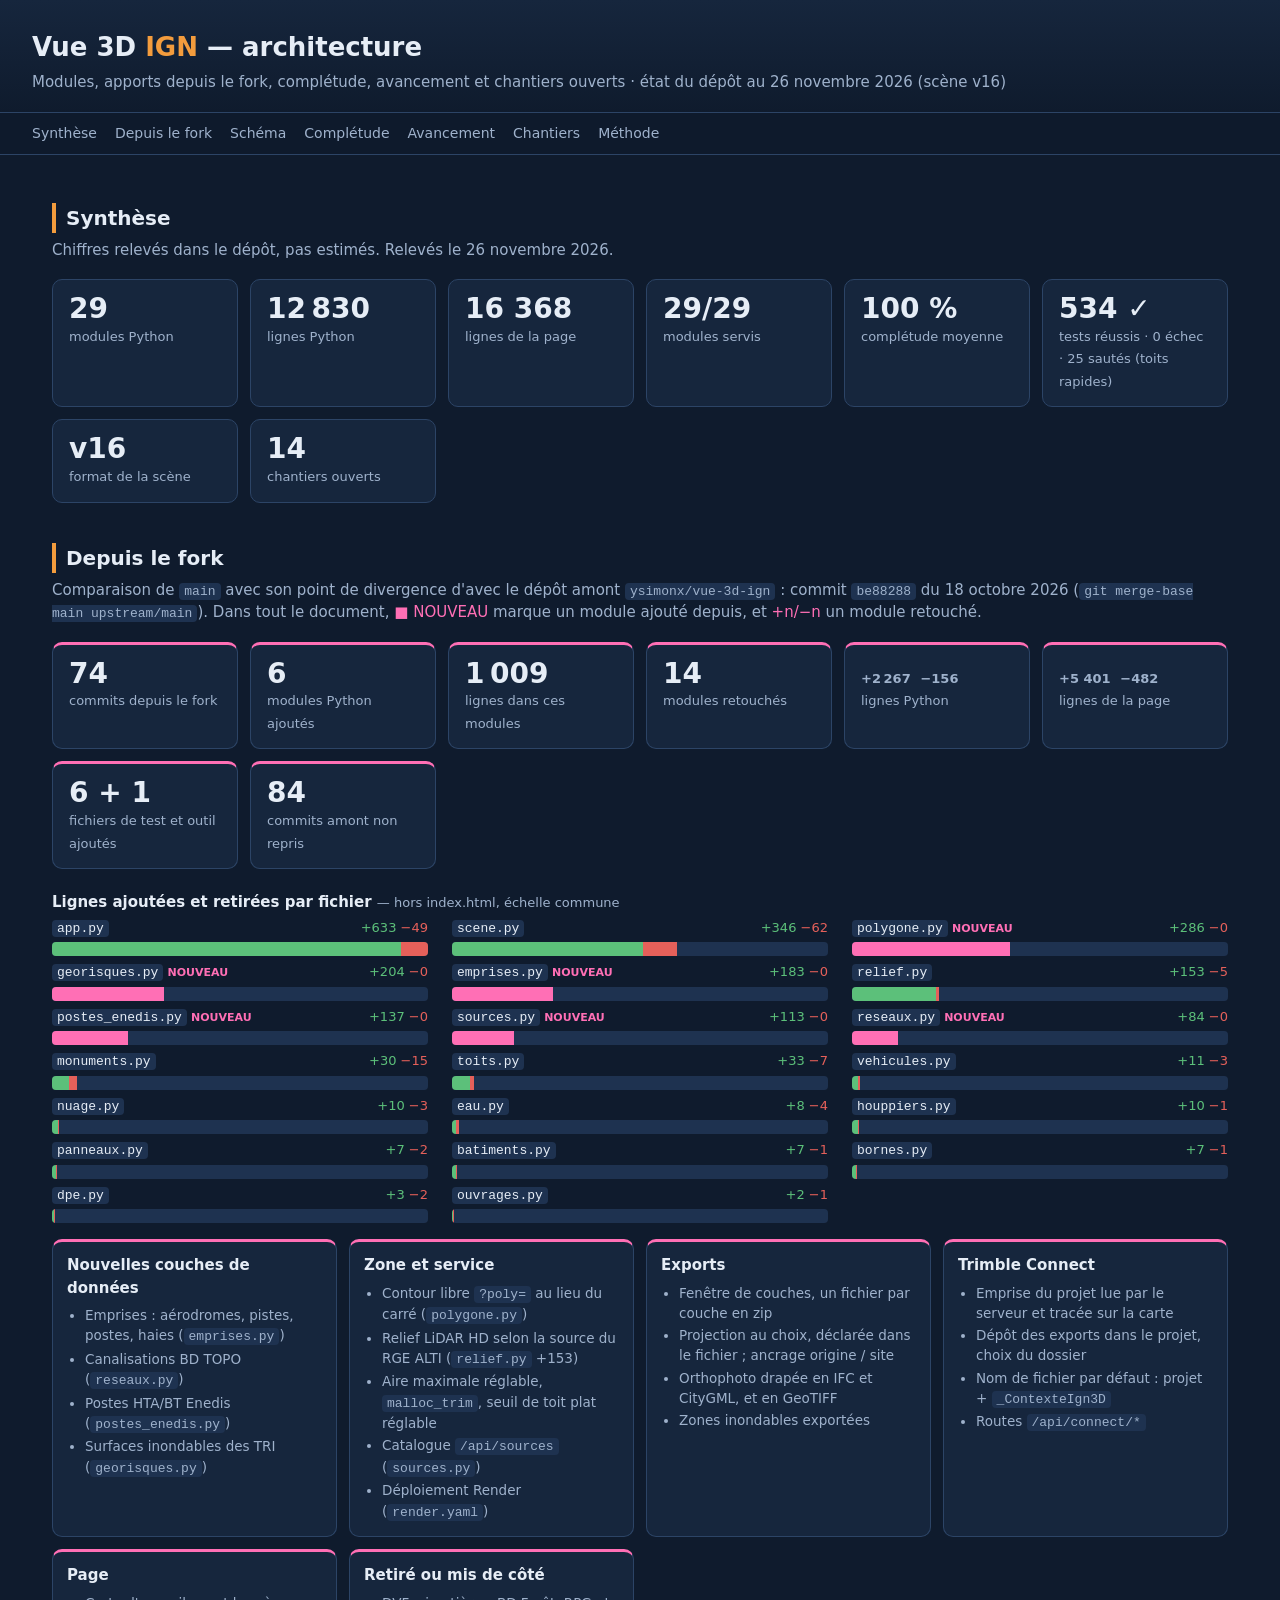
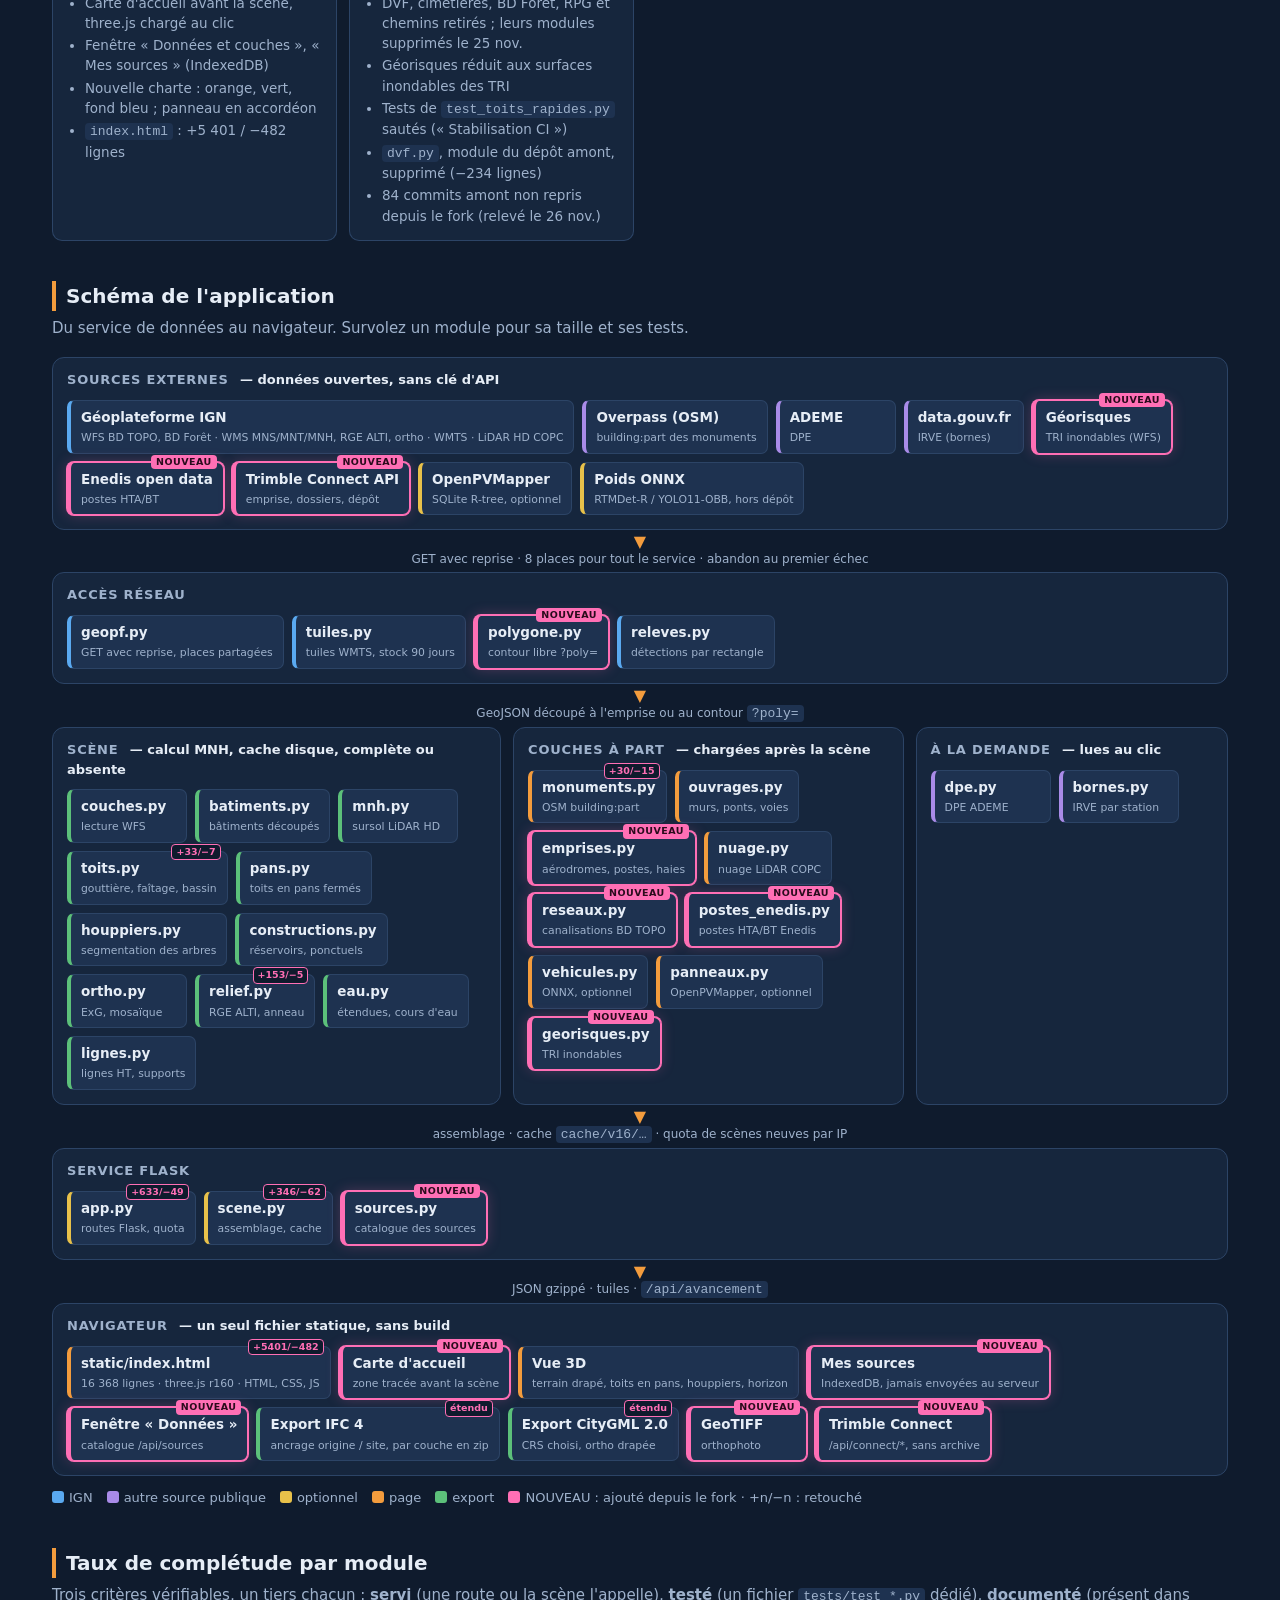
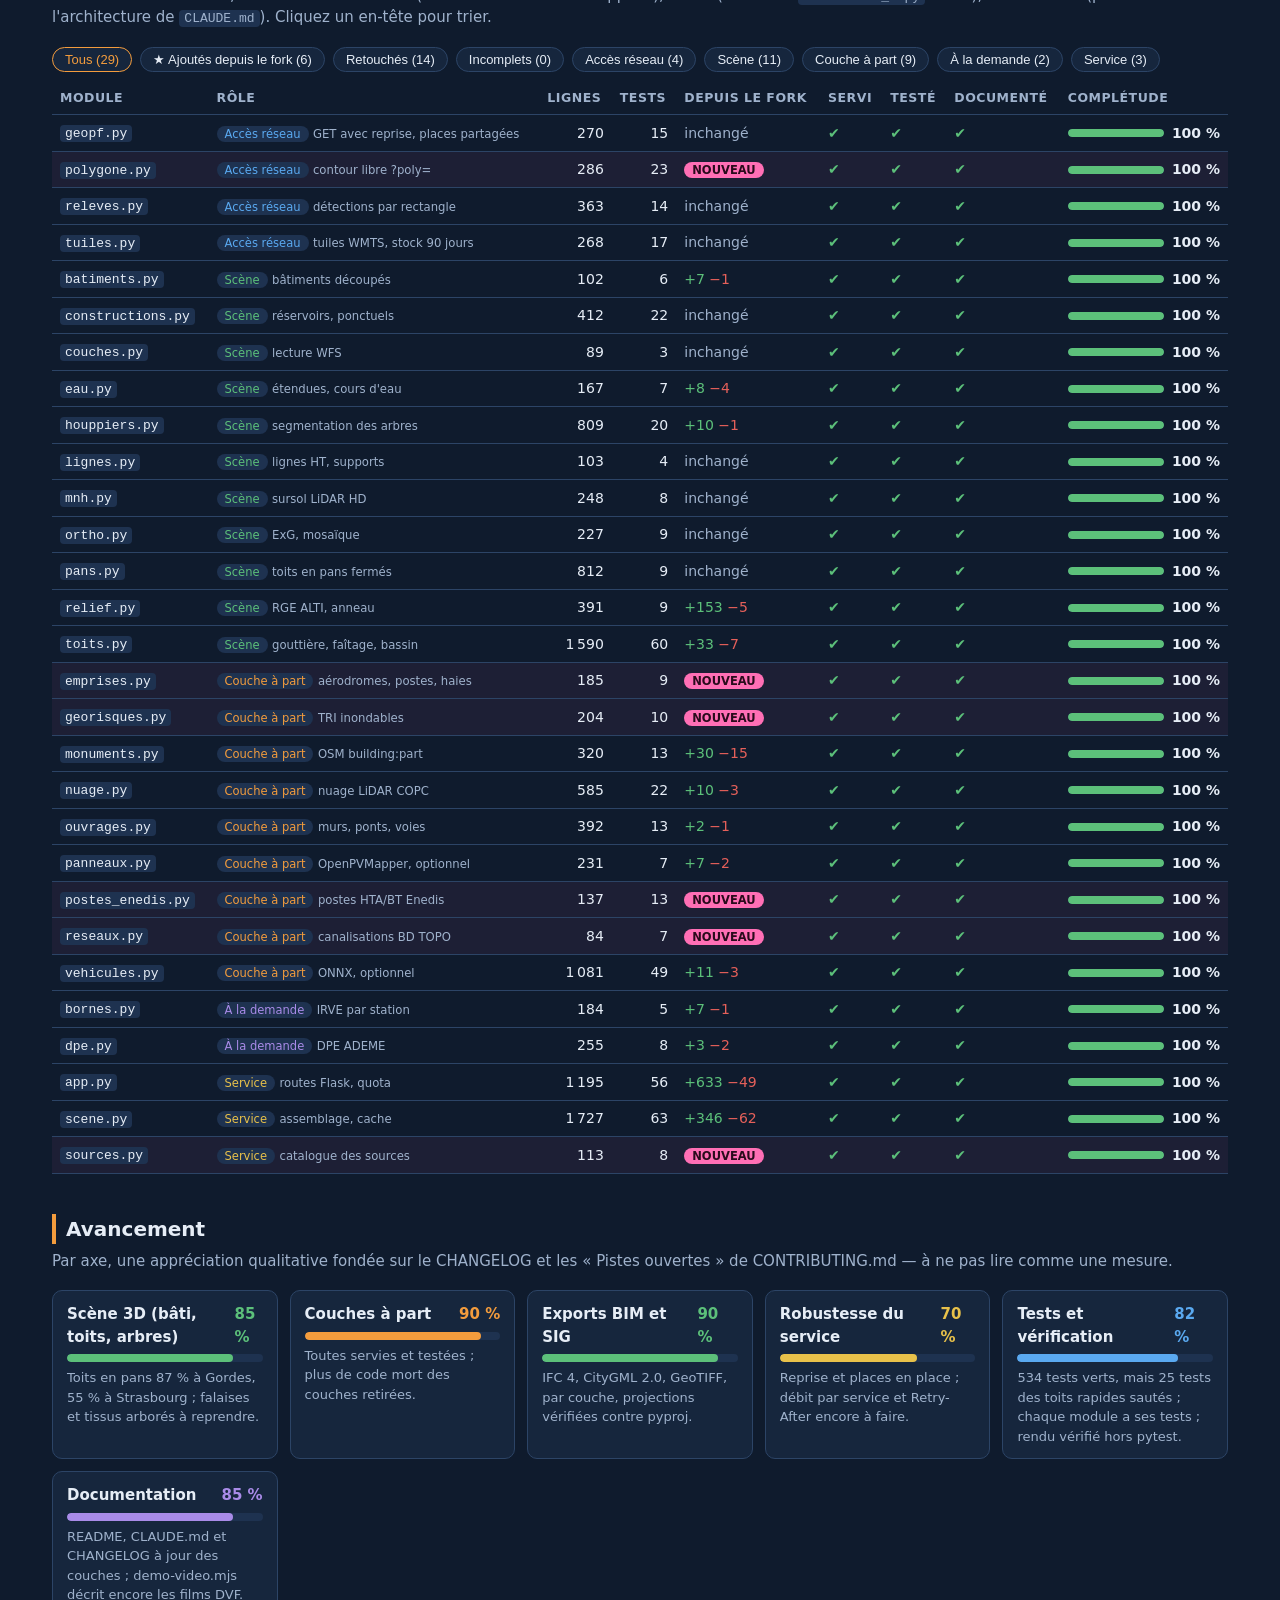
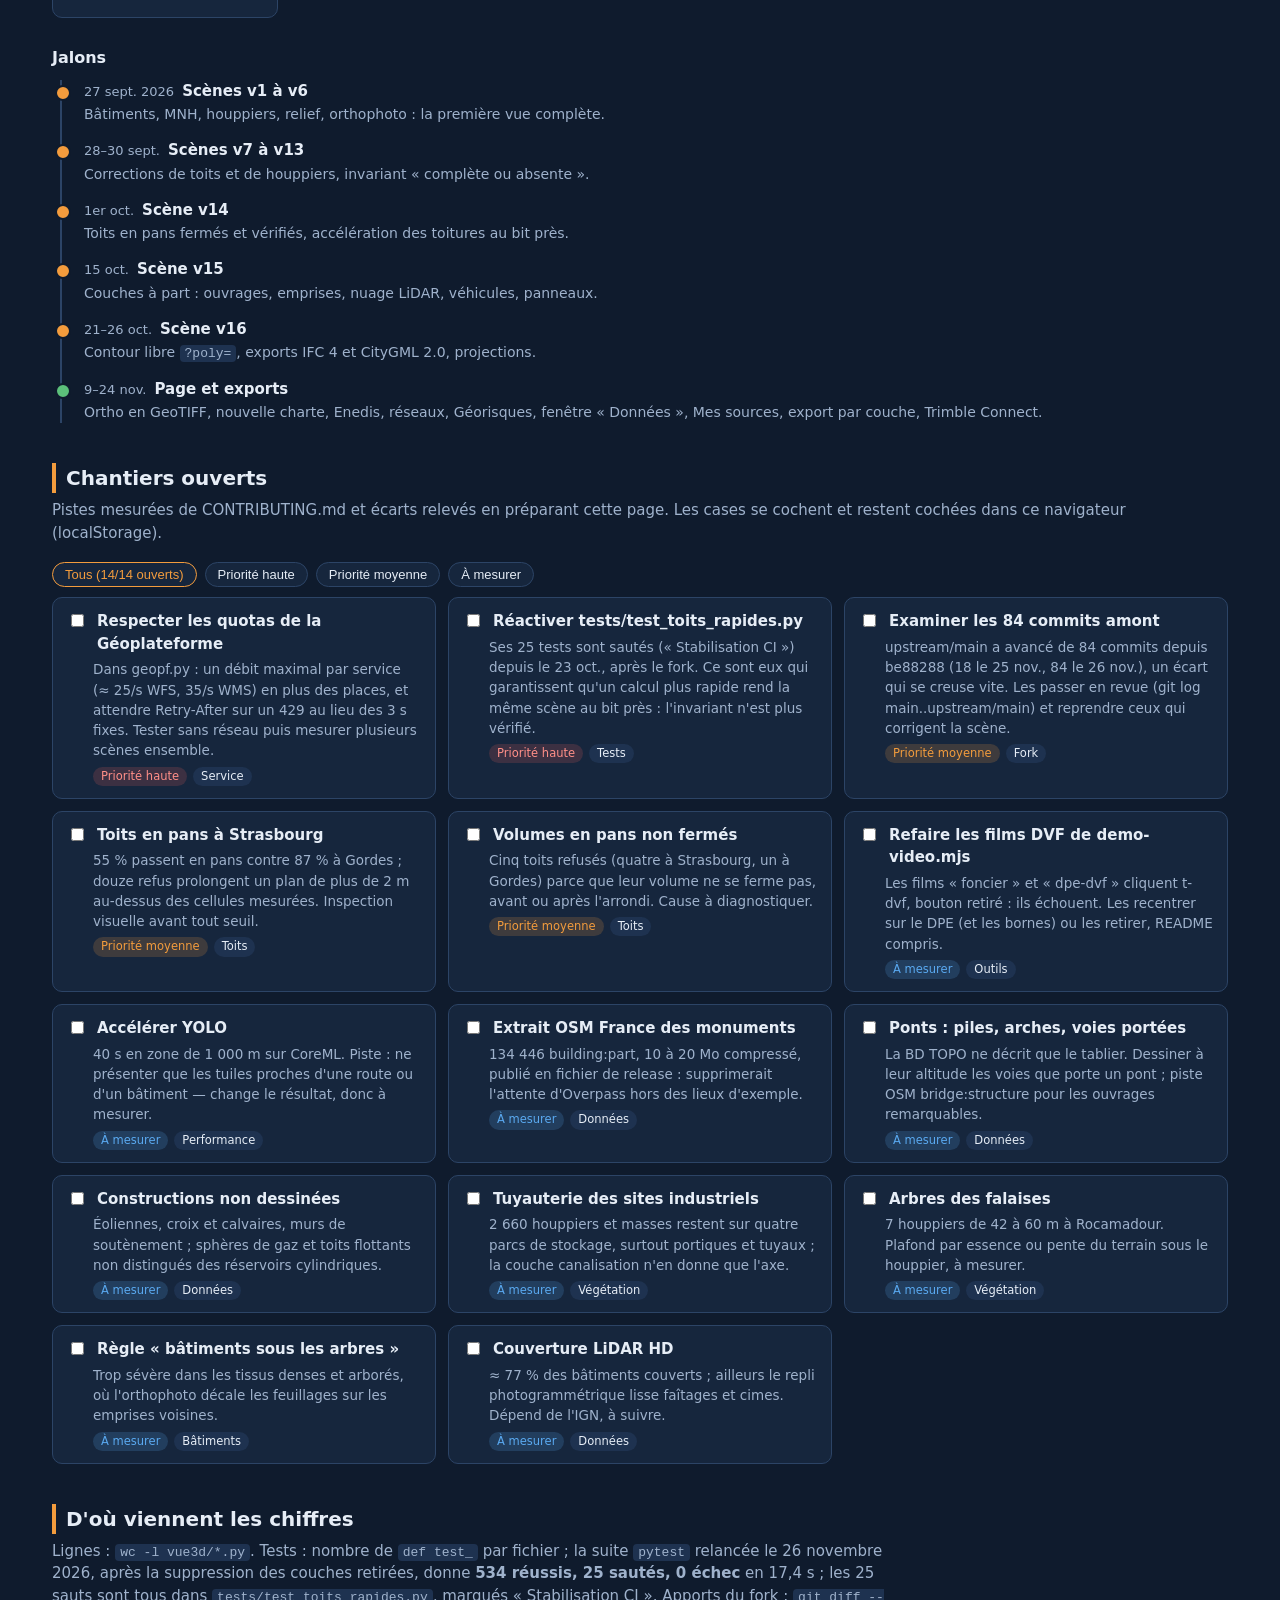
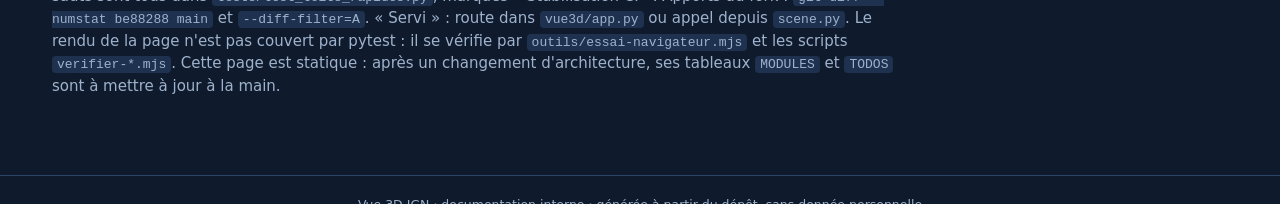
<file: docs/architecture.html>
<!doctype html>
<html lang="fr">
<head>
<meta charset="utf-8">
<meta name="viewport" content="width=device-width, initial-scale=1">
<title>Vue 3D IGN — architecture, complétude et chantiers</title>
<style>
  :root {
    --fond: #0f1b2d; --fond2: #16263d; --fond3: #1e3250; --trait: #2c4466;
    --texte: #e6edf6; --pale: #9fb2cc; --orange: #f39c3d; --vert: #5cc07a;
    --bleu: #5aa9f0; --rouge: #e5605a; --jaune: #e8c14a; --violet: #a98be8; --rose: #ff6fb5;
  }
  * { box-sizing: border-box; }
  body { margin: 0; background: var(--fond); color: var(--texte);
         font: 15px/1.5 system-ui, -apple-system, "Segoe UI", Roboto, sans-serif; }
  header { padding: 28px 32px 18px; border-bottom: 1px solid var(--trait);
           background: linear-gradient(180deg, var(--fond2), var(--fond)); }
  header h1 { margin: 0 0 4px; font-size: 26px; }
  header h1 span { color: var(--orange); }
  header p { margin: 0; color: var(--pale); }
  nav { display: flex; gap: 18px; padding: 10px 32px; position: sticky; top: 0; z-index: 5;
        background: rgba(15,27,45,.95); border-bottom: 1px solid var(--trait); }
  nav a { color: var(--pale); text-decoration: none; font-size: 14px; }
  nav a:hover { color: var(--orange); }
  main { max-width: 1240px; margin: 0 auto; padding: 8px 32px 60px; }
  h2 { margin: 40px 0 6px; font-size: 20px; border-left: 4px solid var(--orange); padding-left: 10px; }
  h2 + p.sous { margin: 0 0 18px; color: var(--pale); }
  code { background: var(--fond3); padding: 1px 5px; border-radius: 4px; font-size: 13px; }

  /* Indicateurs */
  .kpis { display: grid; grid-template-columns: repeat(auto-fit, minmax(170px, 1fr)); gap: 12px; }
  .kpi { background: var(--fond2); border: 1px solid var(--trait); border-radius: 10px; padding: 14px 16px; }
  .kpi b { display: block; font-size: 28px; line-height: 1.1; }
  .kpi span { color: var(--pale); font-size: 13px; }

  /* Schéma en couches */
  .etage { background: var(--fond2); border: 1px solid var(--trait); border-radius: 12px;
           padding: 12px 14px 14px; position: relative; }
  .etage > h3 { margin: 0 0 10px; font-size: 13px; letter-spacing: .06em; text-transform: uppercase; color: var(--pale); }
  .etage > h3 em { font-style: normal; color: var(--texte); text-transform: none; letter-spacing: 0; margin-left: 6px; }
  .boites { display: flex; flex-wrap: wrap; gap: 8px; }
  .boite { background: var(--fond3); border: 1px solid var(--trait); border-left: 4px solid var(--c, var(--bleu));
           border-radius: 7px; padding: 6px 10px; font-size: 13px; min-width: 120px; cursor: default; }
  .boite b { display: block; font-size: 13.5px; }
  .boite small { color: var(--pale); }
  .boite.off { opacity: .55; border-style: dashed; border-left-style: solid; }
  /* Apports depuis le fork */
  .boite { position: relative; }
  .boite.neuf { border-color: var(--rose); box-shadow: 0 0 0 1px var(--rose), 0 0 14px rgba(255,111,181,.25); }
  .boite.neuf::after { content: "NOUVEAU"; position: absolute; top: -8px; right: 6px; font-size: 9.5px;
                       font-weight: 700; letter-spacing: .05em; background: var(--rose); color: #2a0b1c;
                       padding: 0 5px; border-radius: 4px; }
  .boite.modif::after { content: attr(data-delta); position: absolute; top: -8px; right: 6px; font-size: 9.5px;
                        font-weight: 700; background: var(--fond); color: var(--rose); border: 1px solid var(--rose);
                        padding: 0 4px; border-radius: 4px; }
  .neuf-txt { color: var(--rose); }
  .fork-plus { color: var(--vert); } .fork-moins { color: var(--rouge); }
  .apports { display: grid; grid-template-columns: repeat(auto-fit, minmax(260px, 1fr)); gap: 12px; margin-top: 14px; }
  .apport { background: var(--fond2); border: 1px solid var(--trait); border-top: 3px solid var(--rose); border-radius: 10px; padding: 12px 14px; }
  .apport h4 { margin: 0 0 6px; font-size: 15px; }
  .apport ul { margin: 0; padding-left: 18px; color: var(--pale); font-size: 13.5px; }
  .apport li { margin: 2px 0; }
  .delta { display: flex; height: 14px; border-radius: 4px; overflow: hidden; background: var(--fond3); margin: 4px 0 2px; }
  .delta > div { height: 100%; }
  .fleche { text-align: center; color: var(--pale); font-size: 12px; margin: 4px 0; }
  .fleche::before { content: "▼"; display: block; color: var(--orange); font-size: 16px; line-height: 1; }
  .colonnes { display: grid; grid-template-columns: 1.15fr 1fr 0.8fr; gap: 12px; }
  @media (max-width: 900px) { .colonnes { grid-template-columns: 1fr; } }
  .legende { display: flex; flex-wrap: wrap; gap: 14px; margin-top: 12px; font-size: 13px; color: var(--pale); }
  .legende i { display: inline-block; width: 12px; height: 12px; border-radius: 3px; margin-right: 5px; vertical-align: -1px; }

  /* Tableau de complétude */
  .filtres { display: flex; gap: 8px; flex-wrap: wrap; margin-bottom: 10px; }
  .filtres button { background: var(--fond2); color: var(--texte); border: 1px solid var(--trait);
                    border-radius: 20px; padding: 4px 12px; cursor: pointer; font-size: 13px; }
  .filtres button.actif { border-color: var(--orange); color: var(--orange); }
  table { width: 100%; border-collapse: collapse; font-size: 14px; }
  th, td { padding: 7px 8px; border-bottom: 1px solid var(--trait); text-align: left; vertical-align: middle; }
  th { color: var(--pale); font-weight: 600; font-size: 12.5px; text-transform: uppercase; letter-spacing: .04em; cursor: pointer; user-select: none; }
  td.num { text-align: right; font-variant-numeric: tabular-nums; }
  .ok { color: var(--vert); } .ko { color: var(--rouge); } .mi { color: var(--jaune); }
  .barre { height: 8px; background: var(--fond3); border-radius: 5px; overflow: hidden; min-width: 90px; }
  .barre > div { height: 100%; border-radius: 5px; }
  .pastille { font-size: 11.5px; padding: 1px 8px; border-radius: 10px; background: var(--fond3); white-space: nowrap; }

  /* Avancement */
  .frise { position: relative; margin: 10px 0 0 8px; padding-left: 22px; border-left: 2px solid var(--trait); }
  .jalon { position: relative; margin-bottom: 14px; }
  .jalon::before { content: ""; position: absolute; left: -29px; top: 5px; width: 12px; height: 12px;
                   border-radius: 50%; background: var(--c, var(--orange)); border: 2px solid var(--fond); }
  .jalon time { color: var(--pale); font-size: 13px; margin-right: 8px; }
  .jalon b { color: var(--texte); }
  .jalon p { margin: 2px 0 0; color: var(--pale); font-size: 14px; }
  .chemin { display: grid; grid-template-columns: repeat(auto-fit, minmax(220px, 1fr)); gap: 12px; }
  .axe { background: var(--fond2); border: 1px solid var(--trait); border-radius: 10px; padding: 12px 14px; }
  .axe h4 { margin: 0 0 6px; font-size: 15px; display: flex; justify-content: space-between; }
  .axe p { margin: 6px 0 0; color: var(--pale); font-size: 13px; }

  /* Chantiers */
  .todos { display: grid; grid-template-columns: repeat(auto-fit, minmax(360px, 1fr)); gap: 12px; }
  .todo { background: var(--fond2); border: 1px solid var(--trait); border-radius: 10px; padding: 12px 14px; }
  .todo label { display: flex; gap: 10px; align-items: flex-start; cursor: pointer; }
  .todo input { margin-top: 4px; accent-color: var(--vert); }
  .todo.fait { opacity: .5; } .todo.fait .titre { text-decoration: line-through; }
  .todo .titre { font-weight: 600; }
  .todo p { margin: 4px 0 0 26px; color: var(--pale); font-size: 13.5px; }
  .todo .etiq { margin: 6px 0 0 26px; display: flex; gap: 6px; flex-wrap: wrap; }
  .p1 { background: rgba(229,96,90,.18); color: #ff8f88; }
  .p2 { background: rgba(243,156,61,.18); color: var(--orange); }
  .p3 { background: rgba(90,169,240,.18); color: var(--bleu); }
  footer { color: var(--pale); font-size: 12.5px; text-align: center; padding: 20px; border-top: 1px solid var(--trait); }
</style>
</head>
<body>
<header>
  <h1>Vue 3D <span>IGN</span> — architecture</h1>
  <p>Modules, apports depuis le fork, complétude, avancement et chantiers ouverts · état du dépôt au 26 novembre 2026 (scène v16)</p>
</header>
<nav>
  <a href="#synthese">Synthèse</a><a href="#fork">Depuis le fork</a><a href="#schema">Schéma</a><a href="#completude">Complétude</a>
  <a href="#avancement">Avancement</a><a href="#todos">Chantiers</a><a href="#methode">Méthode</a>
</nav>
<main>

<!-- ───────────────────────── Synthèse ───────────────────────── -->
<h2 id="synthese">Synthèse</h2>
<p class="sous">Chiffres relevés dans le dépôt, pas estimés. Relevés le 26 novembre 2026.</p>
<div class="kpis" id="kpis"></div>

<!-- ───────────────────────── Depuis le fork ───────────────────────── -->
<h2 id="fork">Depuis le fork</h2>
<p class="sous">Comparaison de <code>main</code> avec son point de divergence d'avec le dépôt amont
  <code>ysimonx/vue-3d-ign</code> : commit <code>be88288</code> du 18 octobre 2026 (<code>git merge-base main upstream/main</code>).
  Dans tout le document, <span class="neuf-txt">■ NOUVEAU</span> marque un module ajouté depuis, et <span class="neuf-txt">+n/−n</span> un module retouché.</p>
<div class="kpis" id="kpis-fork"></div>
<h3 style="margin:22px 0 4px;font-size:15px">Lignes ajoutées et retirées par fichier <span style="color:var(--pale);font-weight:400;font-size:13px">— hors index.html, échelle commune</span></h3>
<div id="deltas" style="display:grid;grid-template-columns:repeat(auto-fit,minmax(280px,1fr));gap:4px 24px;font-size:13px"></div>
<div class="apports">
  <div class="apport"><h4>Nouvelles couches de données</h4><ul>
    <li>Emprises : aérodromes, pistes, postes, haies (<code>emprises.py</code>)</li>
    <li>Canalisations BD TOPO (<code>reseaux.py</code>)</li>
    <li>Postes HTA/BT Enedis (<code>postes_enedis.py</code>)</li>
    <li>Surfaces inondables des TRI (<code>georisques.py</code>)</li>
</ul></div>
  <div class="apport"><h4>Zone et service</h4><ul>
    <li>Contour libre <code>?poly=</code> au lieu du carré (<code>polygone.py</code>)</li>
    <li>Relief LiDAR HD selon la source du RGE ALTI (<code>relief.py</code> +153)</li>
    <li>Aire maximale réglable, <code>malloc_trim</code>, seuil de toit plat réglable</li>
    <li>Catalogue <code>/api/sources</code> (<code>sources.py</code>)</li>
    <li>Déploiement Render (<code>render.yaml</code>)</li></ul></div>
  <div class="apport"><h4>Exports</h4><ul>
    <li>Fenêtre de couches, un fichier par couche en zip</li>
    <li>Projection au choix, déclarée dans le fichier ; ancrage origine / site</li>
    <li>Orthophoto drapée en IFC et CityGML, et en GeoTIFF</li>
    <li>Zones inondables exportées</li></ul></div>
  <div class="apport"><h4>Trimble Connect</h4><ul>
    <li>Emprise du projet lue par le serveur et tracée sur la carte</li>
    <li>Dépôt des exports dans le projet, choix du dossier</li>
    <li>Nom de fichier par défaut : projet + <code>_ContexteIgn3D</code></li>
    <li>Routes <code>/api/connect/*</code></li></ul></div>
  <div class="apport"><h4>Page</h4><ul>
    <li>Carte d'accueil avant la scène, three.js chargé au clic</li>
    <li>Fenêtre « Données et couches », « Mes sources » (IndexedDB)</li>
    <li>Nouvelle charte : orange, vert, fond bleu ; panneau en accordéon</li>
    <li><code>index.html</code> : +5 401 / −482 lignes</li></ul></div>
  <div class="apport"><h4>Retiré ou mis de côté</h4><ul>
    <li>DVF, cimetières, BD Forêt, RPG et chemins retirés ; leurs modules supprimés le 25 nov.</li>
    <li>Géorisques réduit aux surfaces inondables des TRI</li>
    <li>Tests de <code>test_toits_rapides.py</code> sautés (« Stabilisation CI »)</li>
    <li><code>dvf.py</code>, module du dépôt amont, supprimé (−234 lignes)</li>
    <li>84 commits amont non repris depuis le fork (relevé le 26 nov.)</li></ul></div>
</div>

<!-- ───────────────────────── Schéma ───────────────────────── -->
<h2 id="schema">Schéma de l'application</h2>
<p class="sous">Du service de données au navigateur. Survolez un module pour sa taille et ses tests.</p>

<div class="etage">
  <h3>Sources externes <em>— données ouvertes, sans clé d'API</em></h3>
  <div class="boites">
    <div class="boite" style="--c:var(--bleu)"><b>Géoplateforme IGN</b><small>WFS BD TOPO, BD Forêt · WMS MNS/MNT/MNH, RGE ALTI, ortho · WMTS · LiDAR HD COPC</small></div>
    <div class="boite" style="--c:var(--violet)"><b>Overpass (OSM)</b><small>building:part des monuments</small></div>
    <div class="boite" style="--c:var(--violet)"><b>ADEME</b><small>DPE</small></div>
    <div class="boite" style="--c:var(--violet)"><b>data.gouv.fr</b><small>IRVE (bornes)</small></div>
    <div class="boite neuf" style="--c:var(--violet)"><b>Géorisques</b><small>TRI inondables (WFS)</small></div>
    <div class="boite neuf" style="--c:var(--violet)"><b>Enedis open data</b><small>postes HTA/BT</small></div>
    <div class="boite neuf" style="--c:var(--violet)"><b>Trimble Connect API</b><small>emprise, dossiers, dépôt</small></div>
    <div class="boite" style="--c:var(--jaune)"><b>OpenPVMapper</b><small>SQLite R-tree, optionnel</small></div>
    <div class="boite" style="--c:var(--jaune)"><b>Poids ONNX</b><small>RTMDet-R / YOLO11-OBB, hors dépôt</small></div>
  </div>
</div>
<div class="fleche">GET avec reprise · 8 places pour tout le service · abandon au premier échec</div>
<div class="etage">
  <h3>Accès réseau</h3>
  <div class="boites" data-groupe="acces"></div>
</div>
<div class="fleche">GeoJSON découpé à l'emprise ou au contour <code>?poly=</code></div>

<div class="colonnes">
  <div class="etage">
    <h3>Scène <em>— calcul MNH, cache disque, complète ou absente</em></h3>
    <div class="boites" data-groupe="scene"></div>
  </div>
  <div class="etage">
    <h3>Couches à part <em>— chargées après la scène</em></h3>
    <div class="boites" data-groupe="couche"></div>
  </div>
  <div class="etage">
    <h3>À la demande <em>— lues au clic</em></h3>
    <div class="boites" data-groupe="clic"></div>
  </div>
</div>
<div class="fleche">assemblage · cache <code>cache/v16/…</code> · quota de scènes neuves par IP</div>
<div class="etage">
  <h3>Service Flask</h3>
  <div class="boites" data-groupe="service"></div>
</div>
<div class="fleche">JSON gzippé · tuiles · <code>/api/avancement</code></div>
<div class="etage">
  <h3>Navigateur <em>— un seul fichier statique, sans build</em></h3>
  <div class="boites">
    <div class="boite modif" data-delta="+5401/−482" style="--c:var(--orange)"><b>static/index.html</b><small>16 368 lignes · three.js r160 · HTML, CSS, JS</small></div>
    <div class="boite neuf" style="--c:var(--orange)"><b>Carte d'accueil</b><small>zone tracée avant la scène</small></div>
    <div class="boite" style="--c:var(--orange)"><b>Vue 3D</b><small>terrain drapé, toits en pans, houppiers, horizon</small></div>
    <div class="boite neuf" style="--c:var(--orange)"><b>Mes sources</b><small>IndexedDB, jamais envoyées au serveur</small></div>
    <div class="boite neuf" style="--c:var(--orange)"><b>Fenêtre « Données »</b><small>catalogue /api/sources</small></div>
    <div class="boite modif" data-delta="étendu" style="--c:var(--vert)"><b>Export IFC 4</b><small>ancrage origine / site, par couche en zip</small></div>
    <div class="boite modif" data-delta="étendu" style="--c:var(--vert)"><b>Export CityGML 2.0</b><small>CRS choisi, ortho drapée</small></div>
    <div class="boite neuf" style="--c:var(--vert)"><b>GeoTIFF</b><small>orthophoto</small></div>
    <div class="boite neuf" style="--c:var(--vert)"><b>Trimble Connect</b><small>/api/connect/*, sans archive</small></div>
  </div>
</div>
<div class="legende">
  <span><i style="background:var(--bleu)"></i>IGN</span>
  <span><i style="background:var(--violet)"></i>autre source publique</span>
  <span><i style="background:var(--jaune)"></i>optionnel</span>
  <span><i style="background:var(--orange)"></i>page</span>
  <span><i style="background:var(--vert)"></i>export</span>
  <span><i style="background:var(--rose)"></i>NOUVEAU : ajouté depuis le fork · +n/−n : retouché</span>
</div>

<!-- ───────────────────────── Complétude ───────────────────────── -->
<h2 id="completude">Taux de complétude par module</h2>
<p class="sous">Trois critères vérifiables, un tiers chacun : <b>servi</b> (une route ou la scène l'appelle), <b>testé</b> (un fichier <code>tests/test_*.py</code> dédié), <b>documenté</b> (présent dans l'architecture de <code>CLAUDE.md</code>). Cliquez un en-tête pour trier.</p>
<div class="filtres" id="filtres"></div>
<table id="table">
  <thead><tr>
    <th data-cle="nom">Module</th><th data-cle="groupe">Rôle</th><th data-cle="lignes" class="num">Lignes</th>
    <th data-cle="tests" class="num">Tests</th><th data-cle="forkTri">Depuis le fork</th><th>Servi</th><th>Testé</th><th>Documenté</th><th data-cle="score">Complétude</th>
  </tr></thead>
  <tbody></tbody>
</table>

<!-- ───────────────────────── Avancement ───────────────────────── -->
<h2 id="avancement">Avancement</h2>
<p class="sous">Par axe, une appréciation qualitative fondée sur le CHANGELOG et les « Pistes ouvertes » de CONTRIBUTING.md — à ne pas lire comme une mesure.</p>
<div class="chemin" id="axes"></div>

<h3 style="margin:28px 0 8px;font-size:16px">Jalons</h3>
<div class="frise">
  <div class="jalon"><time>27 sept. 2026</time><b>Scènes v1 à v6</b><p>Bâtiments, MNH, houppiers, relief, orthophoto : la première vue complète.</p></div>
  <div class="jalon"><time>28–30 sept.</time><b>Scènes v7 à v13</b><p>Corrections de toits et de houppiers, invariant « complète ou absente ».</p></div>
  <div class="jalon"><time>1er oct.</time><b>Scène v14</b><p>Toits en pans fermés et vérifiés, accélération des toitures au bit près.</p></div>
  <div class="jalon"><time>15 oct.</time><b>Scène v15</b><p>Couches à part : ouvrages, emprises, nuage LiDAR, véhicules, panneaux.</p></div>
  <div class="jalon"><time>21–26 oct.</time><b>Scène v16</b><p>Contour libre <code>?poly=</code>, exports IFC 4 et CityGML 2.0, projections.</p></div>
  <div class="jalon" style="--c:var(--vert)"><time>9–24 nov.</time><b>Page et exports</b><p>Ortho en GeoTIFF, nouvelle charte, Enedis, réseaux, Géorisques, fenêtre « Données », Mes sources, export par couche, Trimble Connect.</p></div>
</div>

<!-- ───────────────────────── Chantiers ───────────────────────── -->
<h2 id="todos">Chantiers ouverts</h2>
<p class="sous">Pistes mesurées de CONTRIBUTING.md et écarts relevés en préparant cette page. Les cases se cochent et restent cochées dans ce navigateur (localStorage).</p>
<div class="filtres" id="filtres-todo"></div>
<div class="todos" id="liste-todos"></div>

<!-- ───────────────────────── Méthode ───────────────────────── -->
<h2 id="methode">D'où viennent les chiffres</h2>
<p class="sous" style="max-width:860px">
  Lignes : <code>wc -l vue3d/*.py</code>. Tests : nombre de <code>def test_</code> par fichier ; la suite
  <code>pytest</code> relancée le 26 novembre 2026, après la suppression des couches retirées, donne <b>534 réussis, 25 sautés, 0 échec</b> en 17,4 s ; les 25 sauts
  sont tous dans <code>tests/test_toits_rapides.py</code>, marqués « Stabilisation CI ». Apports du fork :
  <code>git diff --numstat be88288 main</code> et <code>--diff-filter=A</code>. « Servi » : route dans <code>vue3d/app.py</code> ou appel depuis
  <code>scene.py</code>. Le rendu de la page n'est pas couvert par pytest : il se vérifie par
  <code>outils/essai-navigateur.mjs</code> et les scripts <code>verifier-*.mjs</code>. Cette page est statique :
  après un changement d'architecture, ses tableaux <code>MODULES</code> et <code>TODOS</code> sont à mettre à jour à la main.
</p>
</main>
<footer>Vue 3D IGN · documentation interne · générée à partir du dépôt, sans donnée personnelle</footer>

<script>
// groupe : acces | scene | couche | clic | service
// servi / doc : true, false ; tests : nombre de def test_ du fichier dédié (0 = aucun)
const MODULES = [
  { nom: 'geopf.py',        groupe: 'acces',   lignes: 270,  tests: 15, servi: true,  doc: true,  role: 'GET avec reprise, places partagées' },
  { nom: 'tuiles.py',       groupe: 'acces',   lignes: 268,  tests: 17, servi: true,  doc: true,  role: 'tuiles WMTS, stock 90 jours' },
  { nom: 'polygone.py',     groupe: 'acces',   lignes: 286,  tests: 23, servi: true,  doc: true,  role: 'contour libre ?poly=' },
  { nom: 'releves.py',      groupe: 'acces',   lignes: 363,  tests: 14, servi: true,  doc: true,  role: 'détections par rectangle' },

  { nom: 'couches.py',      groupe: 'scene',   lignes: 89,   tests: 3,  servi: true,  doc: true,  role: 'lecture WFS' },
  { nom: 'batiments.py',    groupe: 'scene',   lignes: 102,  tests: 6,  servi: true,  doc: true,  role: 'bâtiments découpés' },
  { nom: 'mnh.py',          groupe: 'scene',   lignes: 248,  tests: 8,  servi: true,  doc: true,  role: 'sursol LiDAR HD' },
  { nom: 'toits.py',        groupe: 'scene',   lignes: 1590, tests: 60, servi: true,  doc: true,  role: 'gouttière, faîtage, bassin' },
  { nom: 'pans.py',         groupe: 'scene',   lignes: 812,  tests: 9,  servi: true,  doc: true,  role: 'toits en pans fermés' },
  { nom: 'houppiers.py',    groupe: 'scene',   lignes: 809,  tests: 20, servi: true,  doc: true,  role: 'segmentation des arbres' },
  { nom: 'constructions.py',groupe: 'scene',   lignes: 412,  tests: 22, servi: true,  doc: true,  role: 'réservoirs, ponctuels' },
  { nom: 'ortho.py',        groupe: 'scene',   lignes: 227,  tests: 9,  servi: true,  doc: true,  role: 'ExG, mosaïque' },
  { nom: 'relief.py',       groupe: 'scene',   lignes: 391,  tests: 9,  servi: true,  doc: true,  role: 'RGE ALTI, anneau' },
  { nom: 'eau.py',          groupe: 'scene',   lignes: 167,  tests: 7,  servi: true,  doc: true,  role: 'étendues, cours d\'eau' },
  { nom: 'lignes.py',       groupe: 'scene',   lignes: 103,  tests: 4,  servi: true,  doc: true,  role: 'lignes HT, supports' },

  { nom: 'monuments.py',    groupe: 'couche',  lignes: 320,  tests: 13, servi: true,  doc: true,  role: 'OSM building:part' },
  { nom: 'ouvrages.py',     groupe: 'couche',  lignes: 392,  tests: 13, servi: true,  doc: true,  role: 'murs, ponts, voies' },
  { nom: 'emprises.py',     groupe: 'couche',  lignes: 185,  tests: 9,  servi: true,  doc: true,  role: 'aérodromes, postes, haies' },
  { nom: 'nuage.py',        groupe: 'couche',  lignes: 585,  tests: 22, servi: true,  doc: true,  role: 'nuage LiDAR COPC' },
  { nom: 'reseaux.py',      groupe: 'couche',  lignes: 84,   tests: 7,  servi: true,  doc: true,  role: 'canalisations BD TOPO' },
  { nom: 'postes_enedis.py',groupe: 'couche',  lignes: 137,  tests: 13, servi: true,  doc: true,  role: 'postes HTA/BT Enedis' },
  { nom: 'vehicules.py',    groupe: 'couche',  lignes: 1081, tests: 49, servi: true,  doc: true,  role: 'ONNX, optionnel' },
  { nom: 'panneaux.py',     groupe: 'couche',  lignes: 231,  tests: 7,  servi: true,  doc: true,  role: 'OpenPVMapper, optionnel' },
  { nom: 'georisques.py',   groupe: 'couche',  lignes: 204,  tests: 10, servi: true,  doc: true,  role: 'TRI inondables' },

  { nom: 'dpe.py',          groupe: 'clic',    lignes: 255,  tests: 8,  servi: true,  doc: true,  role: 'DPE ADEME' },
  { nom: 'bornes.py',       groupe: 'clic',    lignes: 184,  tests: 5,  servi: true,  doc: true,  role: 'IRVE par station' },


  { nom: 'app.py',          groupe: 'service', lignes: 1195, tests: 56, servi: true,  doc: true,  role: 'routes Flask, quota' },
  { nom: 'scene.py',        groupe: 'service', lignes: 1727, tests: 63, servi: true,  doc: true,  role: 'assemblage, cache' },
  { nom: 'sources.py',      groupe: 'service', lignes: 113,  tests: 8,  servi: true,  doc: true,  role: 'catalogue des sources' },
];

// git diff --numstat be88288 main -- vue3d : [lignes ajoutées, lignes retirées].
// Absent = inchangé depuis le fork. NOUVEAUX = fichiers créés depuis (--diff-filter=A).
const FORK = {
  'app.py': [633, 49], 'batiments.py': [7, 1], 'bornes.py': [7, 1],
  'dpe.py': [3, 2], 'eau.py': [8, 4], 'emprises.py': [183, 0],
  'georisques.py': [204, 0], 'houppiers.py': [10, 1], 'monuments.py': [30, 15], 'nuage.py': [10, 3],
  'ouvrages.py': [2, 1], 'panneaux.py': [7, 2], 'polygone.py': [286, 0], 'postes_enedis.py': [137, 0],
  'relief.py': [153, 5], 'reseaux.py': [84, 0], 'scene.py': [346, 62],
  'sources.py': [113, 0], 'toits.py': [33, 7], 'vehicules.py': [11, 3],
};
const NOUVEAUX = new Set(['emprises.py', 'georisques.py', 'polygone.py', 'postes_enedis.py',
                          'reseaux.py', 'sources.py']);
MODULES.forEach(m => {
  m.nouveau = NOUVEAUX.has(m.nom);
  m.fork = FORK[m.nom] || [0, 0];
  // Tri : nouveaux d'abord, puis par volume de changement.
  m.forkTri = (m.nouveau ? 1e6 : 0) + m.fork[0] + m.fork[1];
});

const GROUPES = {
  acces: 'Accès réseau', scene: 'Scène', couche: 'Couche à part',
  clic: 'À la demande', service: 'Service',
};
const COULEUR_GROUPE = {
  acces: 'var(--bleu)', scene: 'var(--vert)', couche: 'var(--orange)',
  clic: 'var(--violet)', service: 'var(--jaune)',
};

const TODOS = [
  { id: 'demo-video', p: 3, axe: 'Outils', titre: 'Refaire les films DVF de demo-video.mjs',
    texte: 'Les films « foncier » et « dpe-dvf » cliquent t-dvf, bouton retiré : ils échouent. Les recentrer sur le DPE (et les bornes) ou les retirer, README compris.' },
  { id: 'quota', p: 1, axe: 'Service', titre: 'Respecter les quotas de la Géoplateforme',
    texte: 'Dans geopf.py : un débit maximal par service (≈ 25/s WFS, 35/s WMS) en plus des places, et attendre Retry-After sur un 429 au lieu des 3 s fixes. Tester sans réseau puis mesurer plusieurs scènes ensemble.' },
  { id: 'toits-rapides', p: 1, axe: 'Tests', titre: 'Réactiver tests/test_toits_rapides.py',
    texte: 'Ses 25 tests sont sautés (« Stabilisation CI ») depuis le 23 oct., après le fork. Ce sont eux qui garantissent qu\'un calcul plus rapide rend la même scène au bit près : l\'invariant n\'est plus vérifié.' },
  { id: 'amont', p: 2, axe: 'Fork', titre: 'Examiner les 84 commits amont',
    texte: 'upstream/main a avancé de 84 commits depuis be88288 (18 le 25 nov., 84 le 26 nov.), un écart qui se creuse vite. Les passer en revue (git log main..upstream/main) et reprendre ceux qui corrigent la scène.' },
  { id: 'strasbourg', p: 2, axe: 'Toits', titre: 'Toits en pans à Strasbourg',
    texte: '55 % passent en pans contre 87 % à Gordes ; douze refus prolongent un plan de plus de 2 m au-dessus des cellules mesurées. Inspection visuelle avant tout seuil.' },
  { id: 'fermes', p: 2, axe: 'Toits', titre: 'Volumes en pans non fermés',
    texte: 'Cinq toits refusés (quatre à Strasbourg, un à Gordes) parce que leur volume ne se ferme pas, avant ou après l\'arrondi. Cause à diagnostiquer.' },
  { id: 'yolo', p: 3, axe: 'Performance', titre: 'Accélérer YOLO',
    texte: '40 s en zone de 1 000 m sur CoreML. Piste : ne présenter que les tuiles proches d\'une route ou d\'un bâtiment — change le résultat, donc à mesurer.' },
  { id: 'osm', p: 3, axe: 'Données', titre: 'Extrait OSM France des monuments',
    texte: '134 446 building:part, 10 à 20 Mo compressé, publié en fichier de release : supprimerait l\'attente d\'Overpass hors des lieux d\'exemple.' },
  { id: 'ponts', p: 3, axe: 'Données', titre: 'Ponts : piles, arches, voies portées',
    texte: 'La BD TOPO ne décrit que le tablier. Dessiner à leur altitude les voies que porte un pont ; piste OSM bridge:structure pour les ouvrages remarquables.' },
  { id: 'constructions', p: 3, axe: 'Données', titre: 'Constructions non dessinées',
    texte: 'Éoliennes, croix et calvaires, murs de soutènement ; sphères de gaz et toits flottants non distingués des réservoirs cylindriques.' },
  { id: 'tuyauterie', p: 3, axe: 'Végétation', titre: 'Tuyauterie des sites industriels',
    texte: '2 660 houppiers et masses restent sur quatre parcs de stockage, surtout portiques et tuyaux ; la couche canalisation n\'en donne que l\'axe.' },
  { id: 'falaises', p: 3, axe: 'Végétation', titre: 'Arbres des falaises',
    texte: '7 houppiers de 42 à 60 m à Rocamadour. Plafond par essence ou pente du terrain sous le houppier, à mesurer.' },
  { id: 'sous-arbres', p: 3, axe: 'Bâtiments', titre: 'Règle « bâtiments sous les arbres »',
    texte: 'Trop sévère dans les tissus denses et arborés, où l\'orthophoto décale les feuillages sur les emprises voisines.' },
  { id: 'lidar', p: 3, axe: 'Données', titre: 'Couverture LiDAR HD',
    texte: '≈ 77 % des bâtiments couverts ; ailleurs le repli photogrammétrique lisse faîtages et cimes. Dépend de l\'IGN, à suivre.' },
];

const AXES = [
  { nom: 'Scène 3D (bâti, toits, arbres)', pct: 85, coul: 'var(--vert)',  note: 'Toits en pans 87 % à Gordes, 55 % à Strasbourg ; falaises et tissus arborés à reprendre.' },
  { nom: 'Couches à part',                 pct: 90, coul: 'var(--orange)',note: 'Toutes servies et testées ; plus de code mort des couches retirées.' },
  { nom: 'Exports BIM et SIG',             pct: 90, coul: 'var(--vert)',  note: 'IFC 4, CityGML 2.0, GeoTIFF, par couche, projections vérifiées contre pyproj.' },
  { nom: 'Robustesse du service',          pct: 70, coul: 'var(--jaune)', note: 'Reprise et places en place ; débit par service et Retry-After encore à faire.' },
  { nom: 'Tests et vérification',          pct: 82, coul: 'var(--bleu)',  note: '534 tests verts, mais 25 tests des toits rapides sautés ; chaque module a ses tests ; rendu vérifié hors pytest.' },
  { nom: 'Documentation',                  pct: 85, coul: 'var(--violet)',note: 'README, CLAUDE.md et CHANGELOG à jour des couches ; demo-video.mjs décrit encore les films DVF.' },
];

const score = m => Math.round(100 * ((m.servi ? 1 : 0) + (m.tests > 0 ? 1 : 0) + (m.doc ? 1 : 0)) / 3);
MODULES.forEach(m => m.score = score(m));
const couleurScore = s => s >= 100 ? 'var(--vert)' : s >= 66 ? 'var(--jaune)' : 'var(--rouge)';
const fmt = n => n.toLocaleString('fr-FR');
const el = (tag, attrs = {}, html = '') => Object.assign(document.createElement(tag), attrs, { innerHTML: html });

// Indicateurs
(() => {
  const lignesPy = MODULES.reduce((s, m) => s + m.lignes, 0);
  const servis = MODULES.filter(m => m.servi).length;
  const moyen = Math.round(MODULES.reduce((s, m) => s + m.score, 0) / MODULES.length);
  const ouverts = TODOS.length;
  const kpis = [
    [MODULES.length, 'modules Python'],
    [fmt(lignesPy), 'lignes Python'],
    ['16 368', 'lignes de la page'],
    [`${servis}/${MODULES.length}`, 'modules servis'],
    [`${moyen} %`, 'complétude moyenne'],
    ['534 ✓', 'tests réussis · 0 échec · 25 sautés (toits rapides)'],
    ['v16', 'format de la scène'],
    [ouverts, 'chantiers ouverts'],
  ];
  const zone = document.getElementById('kpis');
  kpis.forEach(([v, l]) => zone.append(el('div', { className: 'kpi' }, `<b>${v}</b><span>${l}</span>`)));
})();

// Depuis le fork : indicateurs et barres de changement
(() => {
  const nouveaux = MODULES.filter(m => m.nouveau);
  const retouches = MODULES.filter(m => !m.nouveau && m.fork[0] + m.fork[1] > 0);
  const plus = MODULES.reduce((s, m) => s + m.fork[0], 0);
  const moins = MODULES.reduce((s, m) => s + m.fork[1], 0);
  const lignesNeuves = nouveaux.reduce((s, m) => s + m.lignes, 0);
  const kpis = [
    ['74', 'commits depuis le fork'],
    [`${nouveaux.length}`, 'modules Python ajoutés'],
    [fmt(lignesNeuves), 'lignes dans ces modules'],
    [`${retouches.length}`, 'modules retouchés'],
    [`<span class="fork-plus">+${fmt(plus)}</span> <span class="fork-moins">−${fmt(moins)}</span>`, 'lignes Python'],
    ['<span class="fork-plus">+5 401</span> <span class="fork-moins">−482</span>', 'lignes de la page'],
    ['6 + 1', 'fichiers de test et outil ajoutés'],
    ['84', 'commits amont non repris'],
  ];
  const zone = document.getElementById('kpis-fork');
  kpis.forEach(([v, l]) => {
    const k = el('div', { className: 'kpi' }, `<b>${v}</b><span>${l}</span>`);
    k.style.borderTop = '3px solid var(--rose)';
    zone.append(k);
  });

  const max = Math.max(...MODULES.map(m => m.fork[0] + m.fork[1]));
  const deltas = document.getElementById('deltas');
  MODULES.filter(m => m.fork[0] + m.fork[1] > 0)
    .sort((a, b) => (b.fork[0] + b.fork[1]) - (a.fork[0] + a.fork[1]))
    .forEach(m => {
      const [p, n] = m.fork;
      deltas.append(el('div', {}, `
        <div style="display:flex;justify-content:space-between"><span><code>${m.nom}</code>${m.nouveau ? ' <b class="neuf-txt" style="font-size:11px">NOUVEAU</b>' : ''}</span>
        <span><span class="fork-plus">+${p}</span> <span class="fork-moins">−${n}</span></span></div>
        <div class="delta"><div style="width:${100 * p / max}%;background:${m.nouveau ? 'var(--rose)' : 'var(--vert)'}"></div><div style="width:${100 * n / max}%;background:var(--rouge)"></div></div>`));
    });
})();

// Schéma
document.querySelectorAll('[data-groupe]').forEach(zone => {
  MODULES.filter(m => m.groupe === zone.dataset.groupe).forEach(m => {
    const [plus, moins] = m.fork;
    const retouche = !m.nouveau && plus + moins >= 20;
    const b = el('div', {
      className: 'boite' + (m.servi ? '' : ' off') + (m.nouveau ? ' neuf' : retouche ? ' modif' : ''),
      title: `${m.nom} — ${fmt(m.lignes)} lignes, ${m.tests} tests, complétude ${m.score} %`
        + (m.nouveau ? ' — ajouté depuis le fork' : plus + moins ? ` — +${plus}/−${moins} depuis le fork` : ' — inchangé depuis le fork'),
    }, `<b>${m.nom}</b><small>${m.role}</small>`);
    if (retouche) b.dataset.delta = `+${plus}/−${moins}`;
    b.style.setProperty('--c', COULEUR_GROUPE[m.groupe]);
    zone.append(b);
  });
});

// Tableau de complétude
let filtre = 'tous', tri = { cle: 'groupe', sens: 1 };
const ordreGroupe = Object.keys(GROUPES);
function rendreTable() {
  const corps = document.querySelector('#table tbody');
  corps.innerHTML = '';
  const garde = m => filtre === 'tous' ? true : filtre === 'incomplet' ? m.score < 100
    : filtre === 'nouveau' ? m.nouveau : filtre === 'retouche' ? !m.nouveau && m.fork[0] + m.fork[1] > 0
    : m.groupe === filtre;
  const lignes = MODULES.filter(garde)
    .sort((a, b) => {
      const k = tri.cle;
      const va = k === 'groupe' ? ordreGroupe.indexOf(a.groupe) : a[k];
      const vb = k === 'groupe' ? ordreGroupe.indexOf(b.groupe) : b[k];
      return (va > vb ? 1 : va < vb ? -1 : a.nom.localeCompare(b.nom)) * tri.sens;
    });
  const coche = v => v ? '<span class="ok">✔</span>' : '<span class="ko">✘</span>';
  const celluleFork = m => m.nouveau ? '<span class="pastille" style="background:var(--rose);color:#2a0b1c;font-weight:700">NOUVEAU</span>'
    : m.fork[0] + m.fork[1] ? `<span class="fork-plus">+${m.fork[0]}</span> <span class="fork-moins">−${m.fork[1]}</span>`
    : '<span style="color:var(--pale)">inchangé</span>';
  lignes.forEach(m => corps.append(el('tr', m.nouveau ? { style: 'background:rgba(255,111,181,.06)' } : {}, `
    <td><code>${m.nom}</code></td>
    <td><span class="pastille" style="color:${COULEUR_GROUPE[m.groupe]}">${GROUPES[m.groupe]}</span> <small style="color:var(--pale)">${m.role}</small></td>
    <td class="num">${fmt(m.lignes)}</td>
    <td class="num">${m.tests || '<span class="ko">0</span>'}</td>
    <td style="white-space:nowrap">${celluleFork(m)}</td>
    <td>${coche(m.servi)}</td><td>${coche(m.tests > 0)}</td><td>${coche(m.doc)}</td>
    <td><div style="display:flex;gap:8px;align-items:center"><div class="barre" style="flex:1"><div style="width:${m.score}%;background:${couleurScore(m.score)}"></div></div><b style="min-width:48px;text-align:right;white-space:nowrap">${m.score} %</b></div></td>`)));
}
(() => {
  const zone = document.getElementById('filtres');
  const compte = {
    tous: MODULES.length,
    incomplet: MODULES.filter(m => m.score < 100).length,
    nouveau: MODULES.filter(m => m.nouveau).length,
    retouche: MODULES.filter(m => !m.nouveau && m.fork[0] + m.fork[1] > 0).length,
  };
  [['tous', 'Tous'], ['nouveau', '★ Ajoutés depuis le fork'], ['retouche', 'Retouchés'], ['incomplet', 'Incomplets'],
   ...Object.entries(GROUPES)].forEach(([cle, lib]) => {
    const n = cle in compte ? compte[cle] : MODULES.filter(m => m.groupe === cle).length;
    const b = el('button', { type: 'button', className: cle === filtre ? 'actif' : '' }, `${lib} (${n})`);
    b.onclick = () => { filtre = cle; zone.querySelectorAll('button').forEach(x => x.classList.remove('actif')); b.classList.add('actif'); rendreTable(); };
    zone.append(b);
  });
  document.querySelectorAll('#table th[data-cle]').forEach(th => th.onclick = () => {
    const cle = th.dataset.cle;
    tri = { cle, sens: tri.cle === cle ? -tri.sens : (cle === 'nom' || cle === 'groupe' ? 1 : -1) };
    // forkTri, lignes, tests, score : du plus grand au plus petit au premier clic.
    rendreTable();
  });
  rendreTable();
})();

// Axes d'avancement
(() => {
  const zone = document.getElementById('axes');
  AXES.forEach(a => zone.append(el('div', { className: 'axe' }, `
    <h4><span>${a.nom}</span><span style="color:${a.coul}">${a.pct} %</span></h4>
    <div class="barre"><div style="width:${a.pct}%;background:${a.coul}"></div></div>
    <p>${a.note}</p>`)));
})();

// Chantiers
(() => {
  const CLE = 'vue3d-architecture-todos';
  let faits = {};
  try { faits = JSON.parse(localStorage.getItem(CLE)) || {}; } catch { faits = {}; }
  const zone = document.getElementById('liste-todos');
  const filtres = document.getElementById('filtres-todo');
  let prio = 0;
  const libPrio = { 1: 'Priorité haute', 2: 'Priorité moyenne', 3: 'À mesurer' };
  function rendre() {
    zone.innerHTML = '';
    TODOS.filter(t => !prio || t.p === prio).sort((a, b) => a.p - b.p).forEach(t => {
      const carte = el('div', { className: 'todo' + (faits[t.id] ? ' fait' : '') }, `
        <label><input type="checkbox" ${faits[t.id] ? 'checked' : ''}><span class="titre">${t.titre}</span></label>
        <p>${t.texte}</p>
        <div class="etiq"><span class="pastille p${t.p}">${libPrio[t.p]}</span><span class="pastille">${t.axe}</span></div>`);
      carte.querySelector('input').onchange = e => {
        faits[t.id] = e.target.checked;
        try { localStorage.setItem(CLE, JSON.stringify(faits)); } catch {}
        carte.classList.toggle('fait', e.target.checked);
        majFiltres();
      };
      zone.append(carte);
    });
  }
  function majFiltres() {
    filtres.innerHTML = '';
    const restants = TODOS.filter(t => !faits[t.id]).length;
    [[0, `Tous (${restants}/${TODOS.length} ouverts)`], [1, libPrio[1]], [2, libPrio[2]], [3, libPrio[3]]].forEach(([p, lib]) => {
      const b = el('button', { type: 'button', className: p === prio ? 'actif' : '' }, lib);
      b.onclick = () => { prio = p; majFiltres(); rendre(); };
      filtres.append(b);
    });
  }
  majFiltres(); rendre();
})();
</script>
</body>
</html>
</file>
